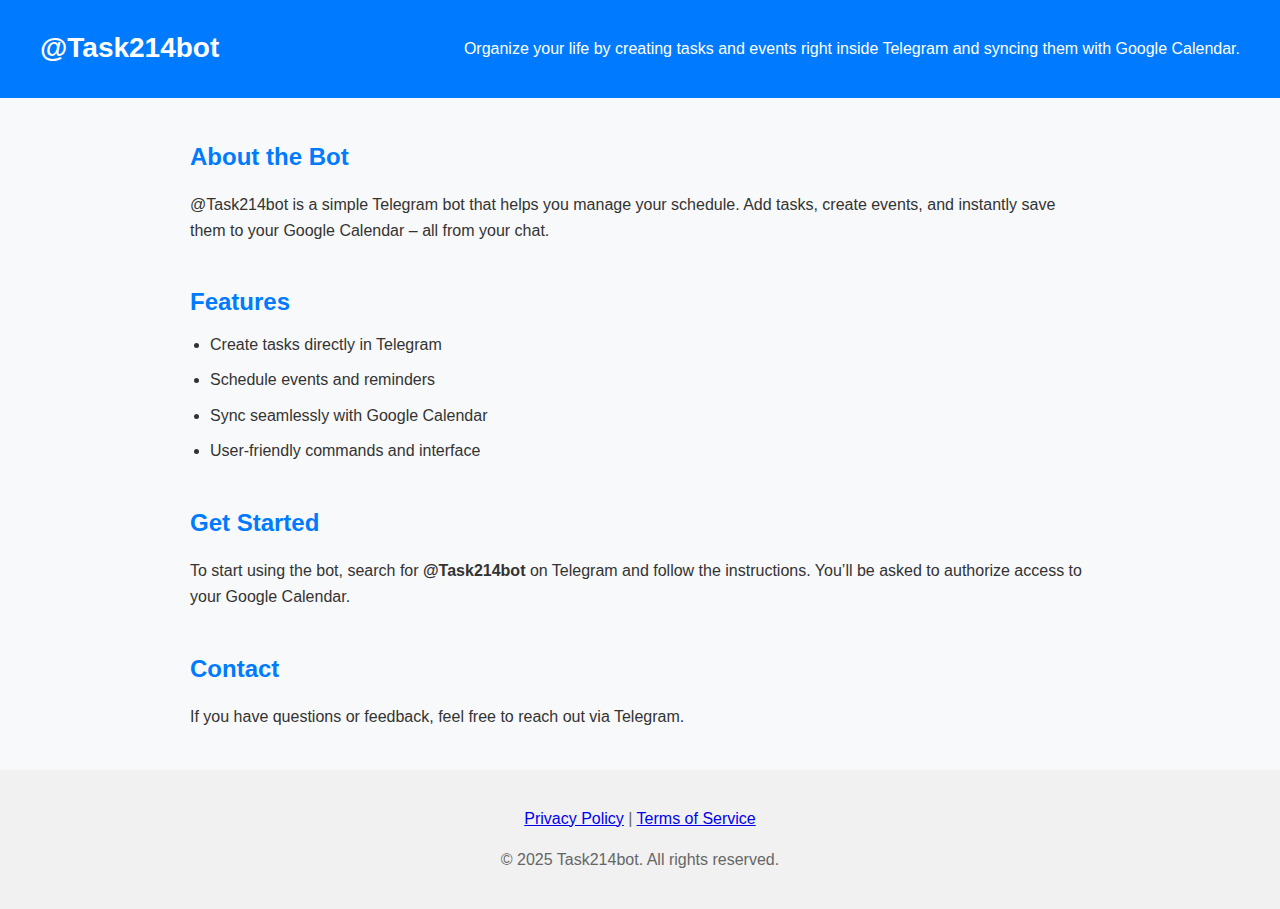
<file: docs/index.html>
<!DOCTYPE html>
<html lang="en">
<head>
  <meta charset="UTF-8">
  <title>@Task214bot | Telegram Task & Event Scheduler</title>
  <meta name="viewport" content="width=device-width, initial-scale=1.0">
  <meta name="google-site-verification" content="IpsUi9IeBhn4x0eUlcv9MPawl3scwwgS8tD6GqUQlp0">
  <link rel="stylesheet" href="styles.css">
</head>
<body>
  <header>
    <h1>@Task214bot</h1>
    <p>Organize your life by creating tasks and events right inside Telegram and syncing them with Google Calendar.</p>
  </header>
  <main>
    <section>
      <h2>About the Bot</h2>
      <p>@Task214bot is a simple Telegram bot that helps you manage your schedule. Add tasks, create events, and instantly save them to your Google Calendar – all from your chat.</p>
    </section>
    <section>
      <h2>Features</h2>
      <ul>
        <li>Create tasks directly in Telegram</li>
        <li>Schedule events and reminders</li>
        <li>Sync seamlessly with Google Calendar</li>
        <li>User-friendly commands and interface</li>
      </ul>
    </section>
    <section>
      <h2>Get Started</h2>
      <p>To start using the bot, search for <strong>@Task214bot</strong> on Telegram and follow the instructions. You’ll be asked to authorize access to your Google Calendar.</p>
    </section>
    <section>
      <h2>Contact</h2>
      <p>If you have questions or feedback, feel free to reach out via Telegram.</p>
    </section>
  </main>
  <footer>
    <p>
      <a href="privacy.html">Privacy Policy</a>
      |
      <a href="terms.html">Terms of Service</a>
    </p>
    <p>&copy; 2025 Task214bot. All rights reserved.</p>
  </footer>
</body>
</html>
</file>
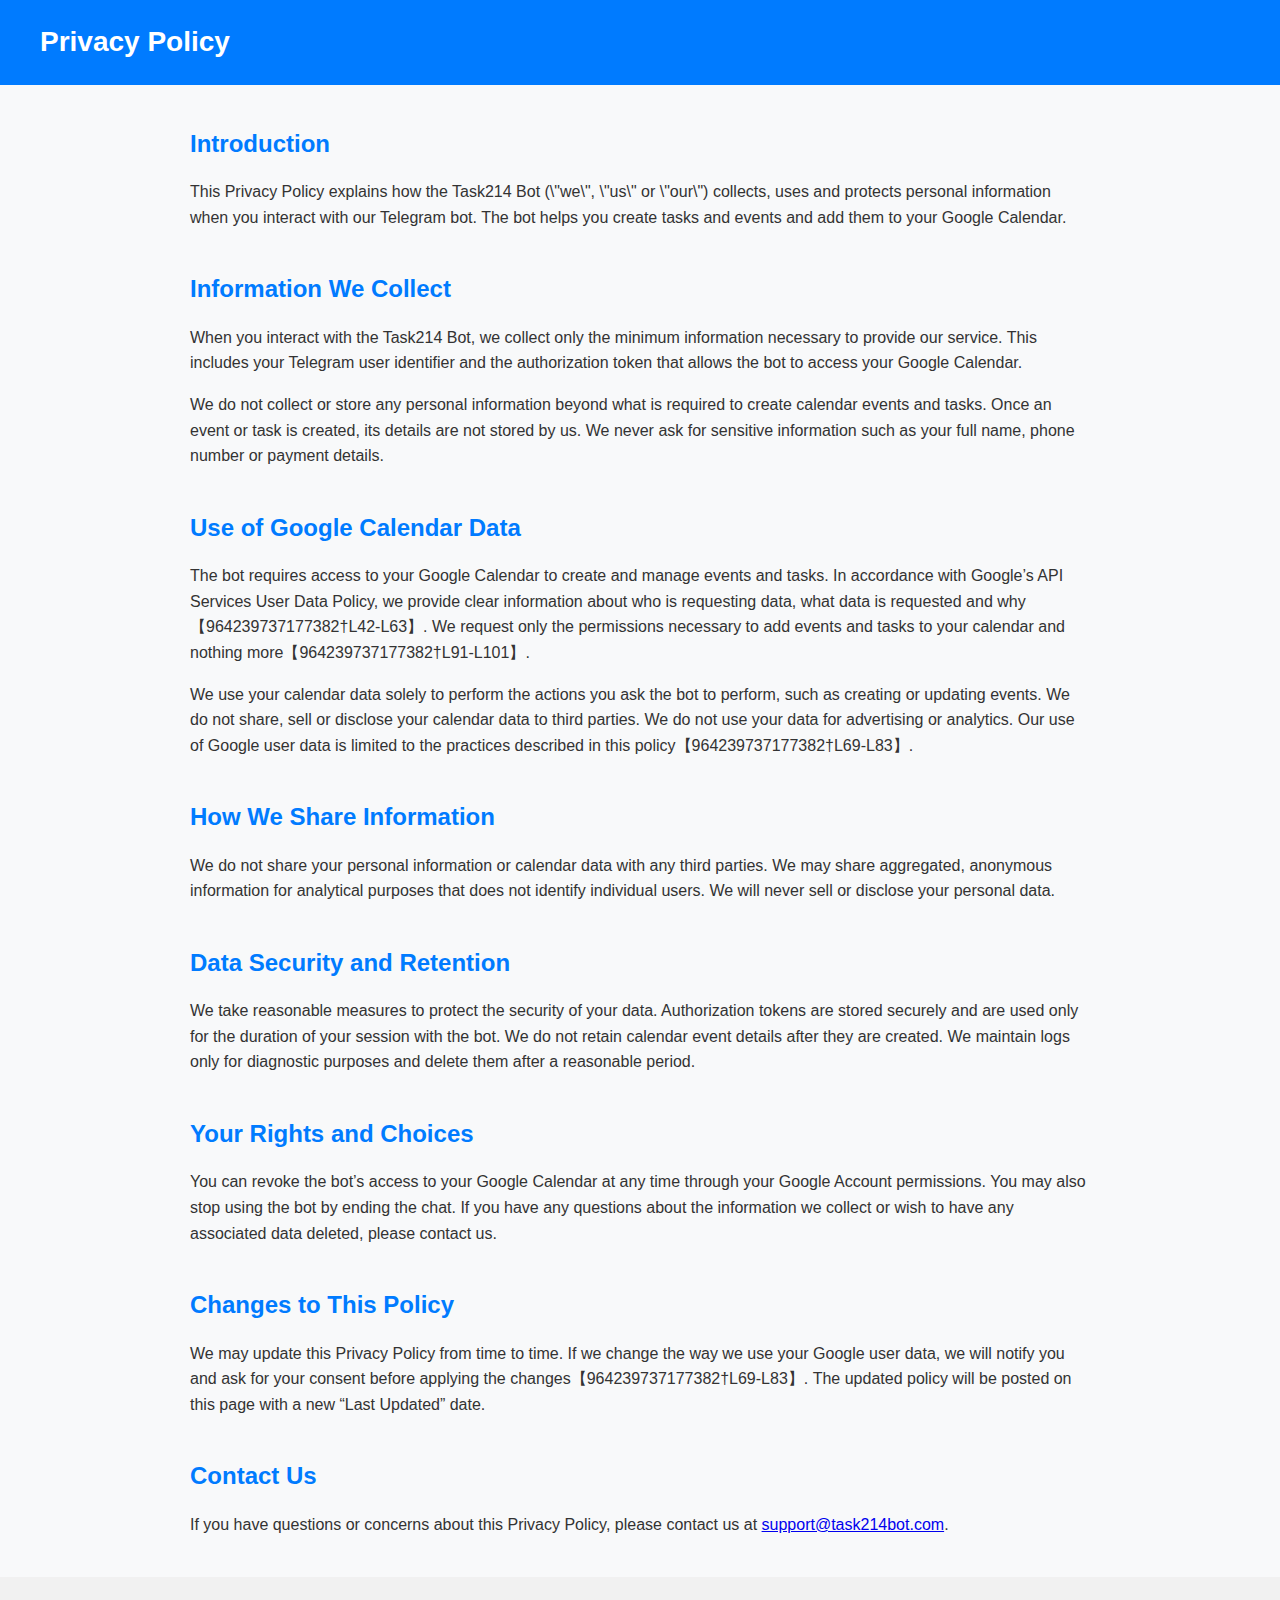
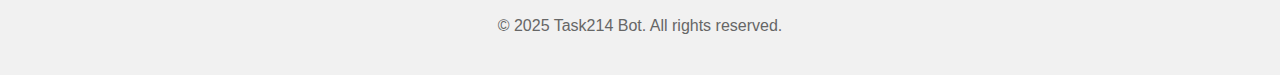
<file: docs/privacy.html>
<!DOCTYPE html>
<html lang="en">
<head>
  <meta charset="UTF-8">
  <title>Privacy Policy - Task214 Bot</title>
  <meta name="viewport" content="width=device-width, initial-scale=1.0">
  <link rel="stylesheet" href="styles.css">
</head>
<body>
  <header>
    <h1>Privacy Policy</h1>
  </header>
  <main>
    <section>
      <h2>Introduction</h2>
      <p>This Privacy Policy explains how the Task214 Bot (\"we\", \"us\" or \"our\") collects, uses and protects personal information when you interact with our Telegram bot. The bot helps you create tasks and events and add them to your Google Calendar.</p>
    </section>
    <section>
      <h2>Information We Collect</h2>
      <p>When you interact with the Task214 Bot, we collect only the minimum information necessary to provide our service. This includes your Telegram user identifier and the authorization token that allows the bot to access your Google Calendar.</p>
      <p>We do not collect or store any personal information beyond what is required to create calendar events and tasks. Once an event or task is created, its details are not stored by us. We never ask for sensitive information such as your full name, phone number or payment details.</p>
    </section>
    <section>
      <h2>Use of Google Calendar Data</h2>
      <p>The bot requires access to your Google Calendar to create and manage events and tasks. In accordance with Google’s API Services User Data Policy, we provide clear information about who is requesting data, what data is requested and why【964239737177382†L42-L63】. We request only the permissions necessary to add events and tasks to your calendar and nothing more【964239737177382†L91-L101】.</p>
      <p>We use your calendar data solely to perform the actions you ask the bot to perform, such as creating or updating events. We do not share, sell or disclose your calendar data to third parties. We do not use your data for advertising or analytics. Our use of Google user data is limited to the practices described in this policy【964239737177382†L69-L83】.</p>
    </section>
    <section>
      <h2>How We Share Information</h2>
      <p>We do not share your personal information or calendar data with any third parties. We may share aggregated, anonymous information for analytical purposes that does not identify individual users. We will never sell or disclose your personal data.</p>
    </section>
    <section>
      <h2>Data Security and Retention</h2>
      <p>We take reasonable measures to protect the security of your data. Authorization tokens are stored securely and are used only for the duration of your session with the bot. We do not retain calendar event details after they are created. We maintain logs only for diagnostic purposes and delete them after a reasonable period.</p>
    </section>
    <section>
      <h2>Your Rights and Choices</h2>
      <p>You can revoke the bot’s access to your Google Calendar at any time through your Google Account permissions. You may also stop using the bot by ending the chat. If you have any questions about the information we collect or wish to have any associated data deleted, please contact us.</p>
    </section>
    <section>
      <h2>Changes to This Policy</h2>
      <p>We may update this Privacy Policy from time to time. If we change the way we use your Google user data, we will notify you and ask for your consent before applying the changes【964239737177382†L69-L83】. The updated policy will be posted on this page with a new “Last Updated” date.</p>
    </section>
    <section>
      <h2>Contact Us</h2>
      <p>If you have questions or concerns about this Privacy Policy, please contact us at <a href="mailto:support@task214bot.com">support@task214bot.com</a>.</p>
    </section>
  </main>
  <footer>
    <p>&copy; 2025 Task214 Bot. All rights reserved.</p>
  </footer>
</body>
</html>
</file>
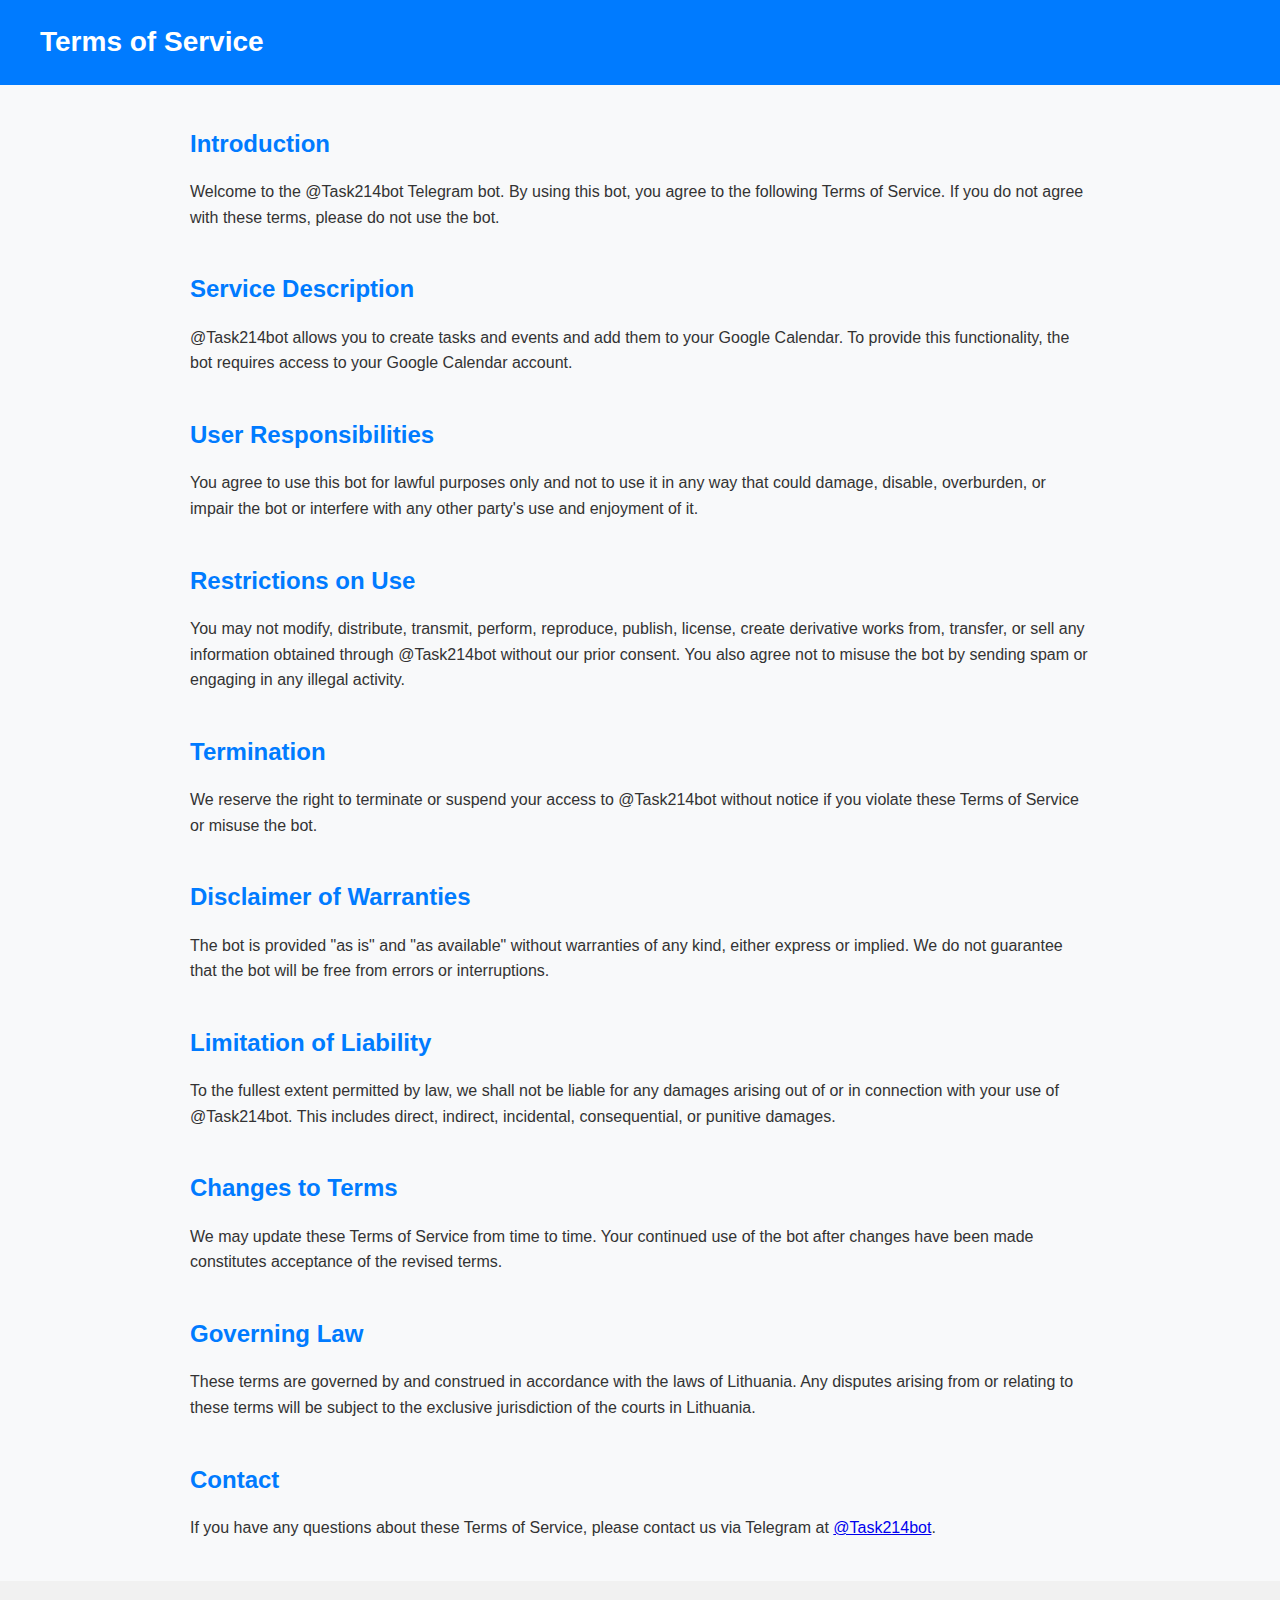
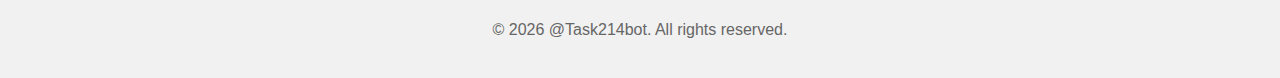
<file: docs/terms.html>
<!DOCTYPE html>
<html lang="en">
<head>
    <meta charset="UTF-8">
    <meta name="viewport" content="width=device-width, initial-scale=1.0">
    <title>Terms of Service - @Task214bot</title>
    <link rel="stylesheet" href="styles.css">
</head>
<body>
    <header>
        <h1>Terms of Service</h1>
    </header>
    <main>
        <section>
            <h2>Introduction</h2>
            <p>Welcome to the @Task214bot Telegram bot. By using this bot, you agree to the following Terms of Service. If you do not agree with these terms, please do not use the bot.</p>
        </section>
        <section>
            <h2>Service Description</h2>
            <p>@Task214bot allows you to create tasks and events and add them to your Google Calendar. To provide this functionality, the bot requires access to your Google Calendar account.</p>
        </section>
        <section>
            <h2>User Responsibilities</h2>
            <p>You agree to use this bot for lawful purposes only and not to use it in any way that could damage, disable, overburden, or impair the bot or interfere with any other party's use and enjoyment of it.</p>
        </section>
        <section>
            <h2>Restrictions on Use</h2>
            <p>You may not modify, distribute, transmit, perform, reproduce, publish, license, create derivative works from, transfer, or sell any information obtained through @Task214bot without our prior consent. You also agree not to misuse the bot by sending spam or engaging in any illegal activity.</p>
        </section>
        <section>
            <h2>Termination</h2>
            <p>We reserve the right to terminate or suspend your access to @Task214bot without notice if you violate these Terms of Service or misuse the bot.</p>
        </section>
        <section>
            <h2>Disclaimer of Warranties</h2>
            <p>The bot is provided "as is" and "as available" without warranties of any kind, either express or implied. We do not guarantee that the bot will be free from errors or interruptions.</p>
        </section>
        <section>
            <h2>Limitation of Liability</h2>
            <p>To the fullest extent permitted by law, we shall not be liable for any damages arising out of or in connection with your use of @Task214bot. This includes direct, indirect, incidental, consequential, or punitive damages.</p>
        </section>
        <section>
            <h2>Changes to Terms</h2>
            <p>We may update these Terms of Service from time to time. Your continued use of the bot after changes have been made constitutes acceptance of the revised terms.</p>
        </section>
        <section>
            <h2>Governing Law</h2>
            <p>These terms are governed by and construed in accordance with the laws of Lithuania. Any disputes arising from or relating to these terms will be subject to the exclusive jurisdiction of the courts in Lithuania.</p>
        </section>
        <section>
            <h2>Contact</h2>
            <p>If you have any questions about these Terms of Service, please contact us via Telegram at <a href="https://t.me/Task214bot">@Task214bot</a>.</p>
        </section>
    </main>
    <footer>
        <p>&copy; <span id="year"></span> @Task214bot. All rights reserved.</p>
    </footer>
    <script>
        // Update footer year automatically
        document.getElementById('year').textContent = new Date().getFullYear();
    </script>
</body>
</html>
</file>
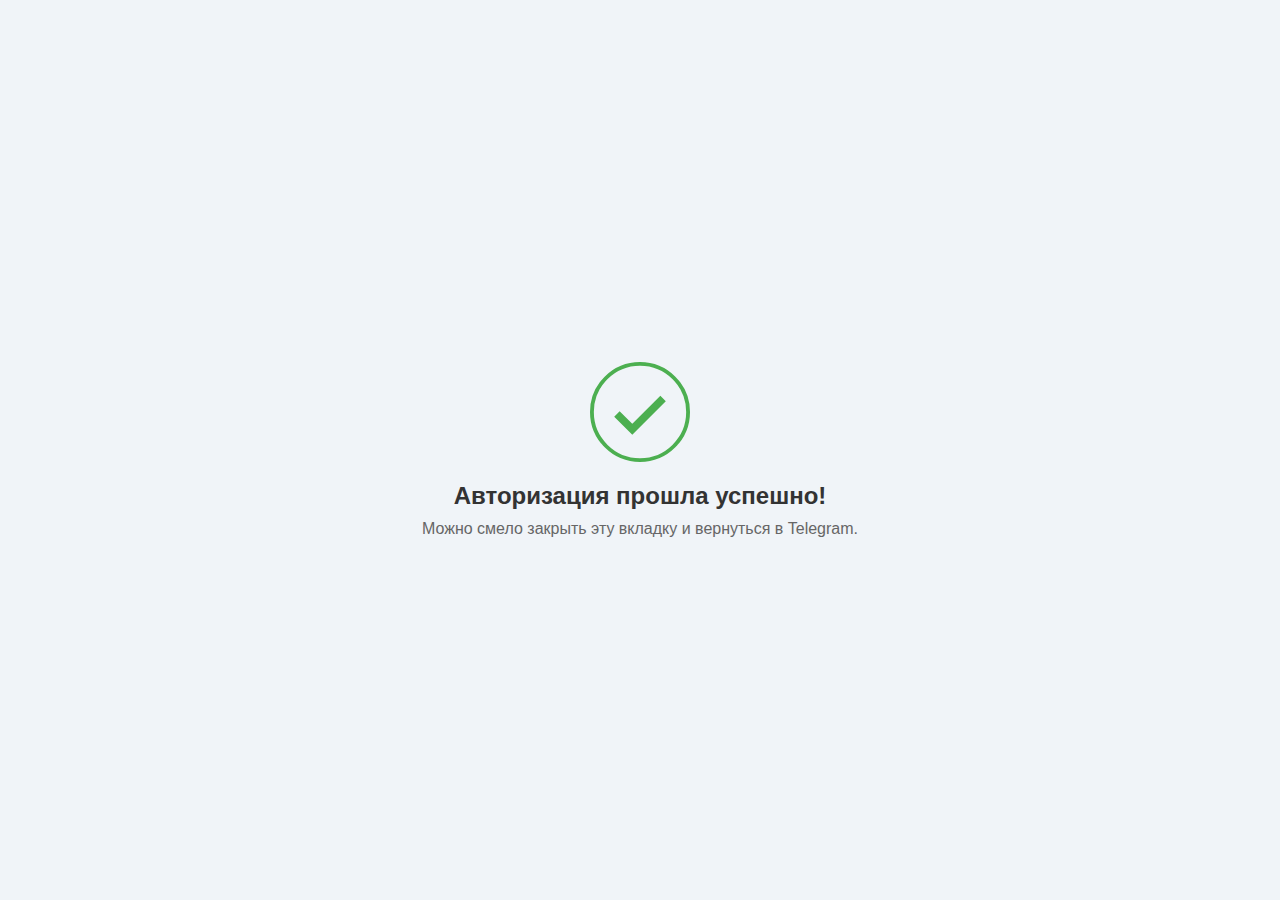
<file: CalendarEvent.TelegramBot.FunctionApp/Templates/oauth2callback.html>
﻿<!DOCTYPE html>
<html lang="ru">
<head>
    <meta charset="UTF-8" />
    <meta name="viewport" content="width=device-width, initial-scale=1.0" />
    <title>Авторизация прошла успешно</title>
    <style>
        body {
            margin: 0;
            height: 100vh;
            display: flex;
            flex-direction: column;
            align-items: center;
            justify-content: center;
            background: #f0f4f8;
            font-family: Arial, sans-serif;
            color: #333;
        }

        .checkmark {
            width: 100px;
            height: 100px;
            margin-bottom: 20px;
        }

        h1 {
            margin: 0 0 10px;
            font-size: 24px;
        }

        p {
            margin: 0;
            font-size: 16px;
            color: #666;
        }
    </style>
</head>
<body>
<svg class="checkmark" viewBox="0 0 52 52">
    <!-- Круг -->
    <circle cx="26" cy="26" r="25"
            fill="none" stroke="#4CAF50" stroke-width="2" />
    <!-- Галочка -->
    <path fill="none" stroke="#4CAF50" stroke-width="4"
          d="M14 27 l8 8 l16 -16"
          stroke-dasharray="50"
          stroke-dashoffset="50">
        <animate attributeName="stroke-dashoffset"
                 from="50" to="0"
                 dur="0.6s"
                 fill="freeze" />
    </path>
</svg>

<h1>Авторизация прошла успешно!</h1>
<p>Можно смело закрыть эту вкладку и вернуться в Telegram.</p>
</body>
</html>
</file>
<file: docs/styles.css>
/* Styles for Task214 Bot website */

body {
  font-family: Arial, sans-serif;
  margin: 0;
  padding: 0;
  line-height: 1.6;
  background-color: #f8f9fa;
  color: #333;
}

header {
  background-color: #007bff;
  color: #fff;
  padding: 20px 40px;
  display: flex;
  justify-content: space-between;
  align-items: center;
}

header h1 {
  margin: 0;
  font-size: 28px;
}

header nav a {
  color: #fff;
  margin-left: 20px;
  text-decoration: none;
  font-weight: bold;
}

main {
  max-width: 900px;
  margin: 40px auto;
  padding: 0 20px;
}

section {
  margin-bottom: 40px;
}

section h2 {
  color: #007bff;
  margin-bottom: 10px;
}

section p {
  margin-bottom: 15px;
}

ul {
  margin: 0;
  padding-left: 20px;
  list-style-type: disc;
}

ul li {
  margin-bottom: 10px;
}

footer {
  text-align: center;
  padding: 20px;
  background-color: #f1f1f1;
  color: #666;
}
</file>
